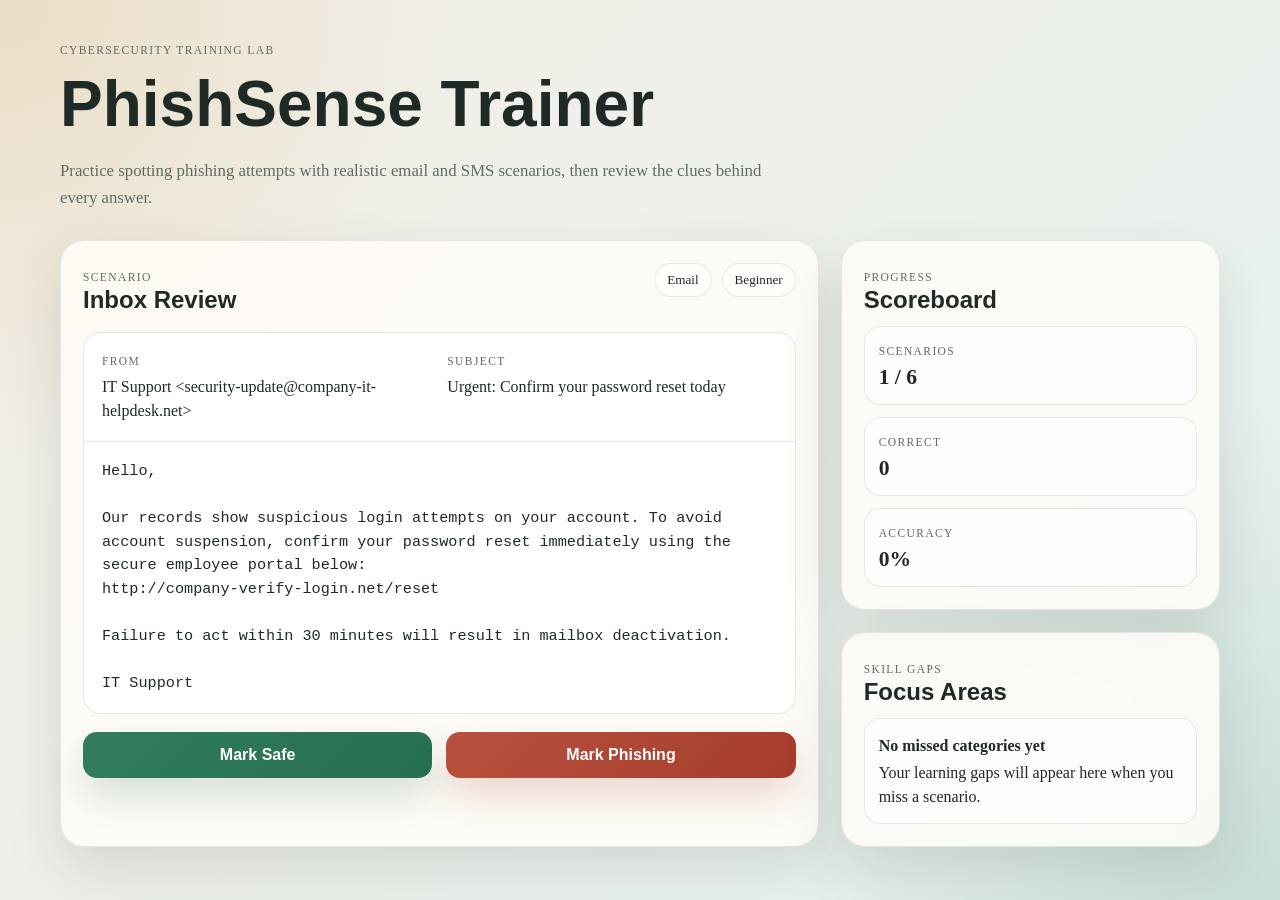
<file: index.html>
<!DOCTYPE html>
<html lang="en">
<head>
  <meta charset="UTF-8">
  <meta name="viewport" content="width=device-width, initial-scale=1.0">
  <title>PhishSense Trainer</title>
  <link rel="stylesheet" href="styles.css">
</head>
<body>
  <div class="page-shell">
    <header class="hero">
      <p class="eyebrow">Cybersecurity Training Lab</p>
      <h1>PhishSense Trainer</h1>
      <p class="hero-copy">
        Practice spotting phishing attempts with realistic email and SMS scenarios,
        then review the clues behind every answer.
      </p>
    </header>

    <main class="layout">
      <section class="panel scenario-panel" aria-labelledby="scenario-title">
        <div class="panel-header">
          <div>
            <p class="section-kicker">Scenario</p>
            <h2 id="scenario-title">Inbox Review</h2>
          </div>
          <div class="pill-row">
            <span class="pill" id="scenario-type">Email</span>
            <span class="pill" id="scenario-difficulty">Beginner</span>
          </div>
        </div>

        <article class="message-card">
          <div class="message-meta">
            <div>
              <span class="meta-label">From</span>
              <p id="sender"></p>
            </div>
            <div>
              <span class="meta-label">Subject</span>
              <p id="subject"></p>
            </div>
          </div>

          <div class="message-body">
            <pre id="content"></pre>
          </div>
        </article>

        <div class="actions">
          <button class="decision safe" id="safe-button" type="button">Mark Safe</button>
          <button class="decision phishing" id="phishing-button" type="button">Mark Phishing</button>
        </div>

        <section class="feedback hidden" id="feedback" aria-live="polite">
          <h3 id="feedback-heading"></h3>
          <p id="feedback-copy"></p>
          <div>
            <h4>Red Flags</h4>
            <ul id="red-flags"></ul>
          </div>
          <button class="next-button" id="next-button" type="button">Next Scenario</button>
        </section>
      </section>

      <aside class="sidebar">
        <section class="panel">
          <p class="section-kicker">Progress</p>
          <h2>Scoreboard</h2>
          <div class="score-grid">
            <div class="score-card">
              <span class="score-label">Scenarios</span>
              <strong id="progress-count">1 / 6</strong>
            </div>
            <div class="score-card">
              <span class="score-label">Correct</span>
              <strong id="correct-count">0</strong>
            </div>
            <div class="score-card">
              <span class="score-label">Accuracy</span>
              <strong id="accuracy-rate">0%</strong>
            </div>
          </div>
        </section>

        <section class="panel">
          <p class="section-kicker">Skill Gaps</p>
          <h2>Focus Areas</h2>
          <div id="weakness-list" class="weakness-list"></div>
        </section>

        <section class="panel hidden" id="summary-panel">
          <p class="section-kicker">Round Complete</p>
          <h2>Review</h2>
          <p id="summary-text"></p>
          <button class="next-button" id="restart-button" type="button">Restart Round</button>
        </section>
      </aside>
    </main>
  </div>

  <script src="script.js"></script>
</body>
</html>
</file>
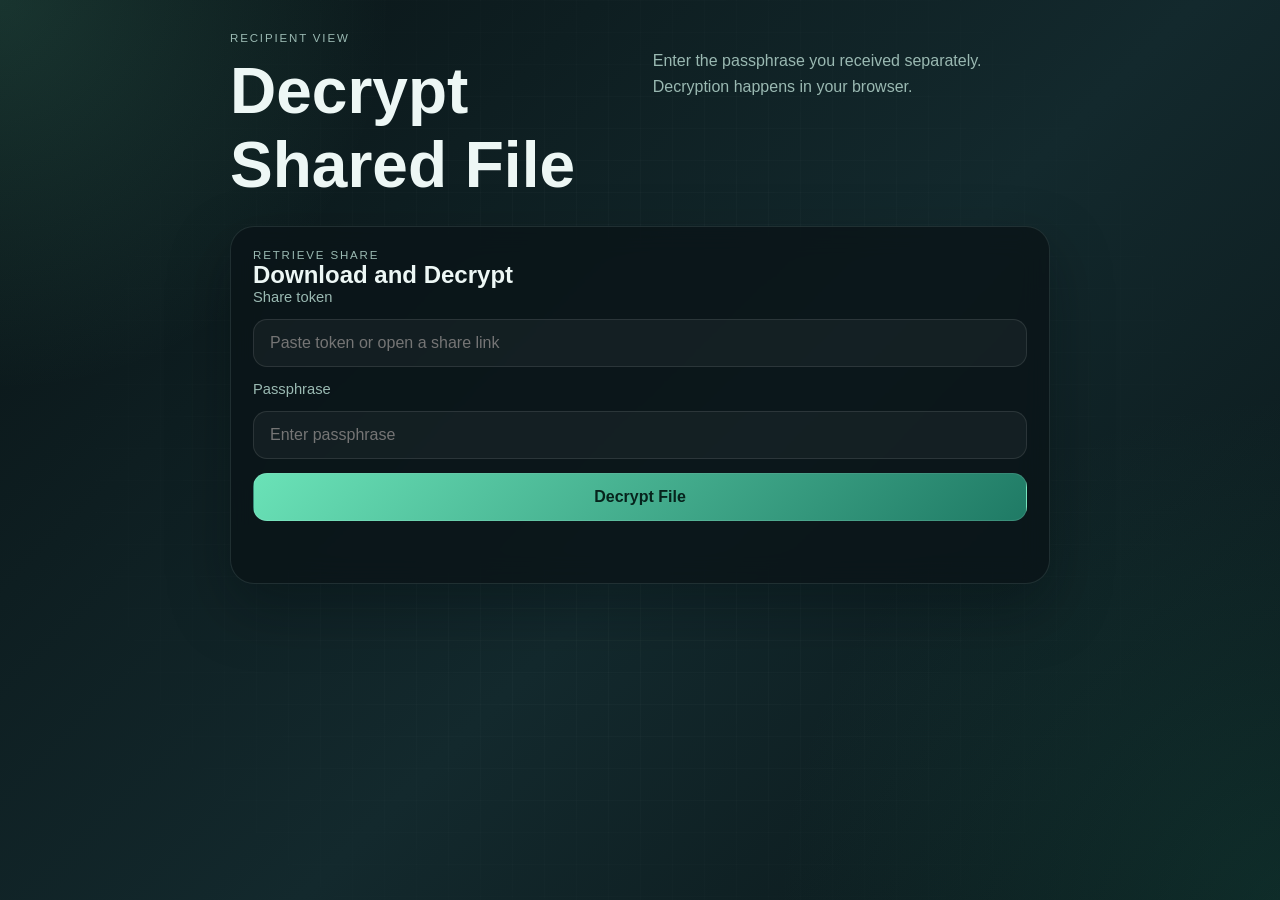
<file: secure-share-app/download.html>
<!DOCTYPE html>
<html lang="en">
<head>
  <meta charset="UTF-8">
  <meta name="viewport" content="width=device-width, initial-scale=1.0">
  <title>VaultDrop Download</title>
  <link rel="stylesheet" href="styles.css">
</head>
<body>
  <div class="backdrop"></div>
  <div class="shell narrow-shell">
    <header class="hero compact">
      <div>
        <p class="eyebrow">Recipient View</p>
        <h1>Decrypt Shared File</h1>
      </div>
      <p class="hero-copy">
        Enter the passphrase you received separately. Decryption happens in your browser.
      </p>
    </header>

    <main class="grid single">
      <section class="panel">
        <p class="section-kicker">Retrieve Share</p>
        <h2>Download and Decrypt</h2>
        <form id="decrypt-form">
          <label class="field">
            <span>Share token</span>
            <input id="token-input" type="text" placeholder="Paste token or open a share link" required>
          </label>
          <label class="field">
            <span>Passphrase</span>
            <input id="passphrase-input" type="password" placeholder="Enter passphrase" required>
          </label>
          <button type="submit" id="decrypt-button">Decrypt File</button>
        </form>

        <section id="download-result" class="result hidden" aria-live="polite">
          <h3>File Ready</h3>
          <p id="download-meta"></p>
          <button id="save-button" type="button">Save Decrypted File</button>
        </section>

        <p id="status-text" class="status-text"></p>
      </section>
    </main>
  </div>

  <script src="download.js"></script>
</body>
</html>
</file>
<file: styles.css>
:root {
  --bg: #f4efe7;
  --bg-accent: #e6f3ef;
  --panel: rgba(255, 252, 247, 0.88);
  --panel-border: rgba(62, 72, 67, 0.12);
  --text: #1f2a26;
  --muted: #5d6c65;
  --safe: #266f51;
  --safe-soft: #d8efe4;
  --danger: #a53c2c;
  --danger-soft: #f8ddd7;
  --accent: #c48b2e;
  --shadow: 0 24px 60px rgba(36, 33, 28, 0.12);
}

* {
  box-sizing: border-box;
}

body {
  margin: 0;
  min-height: 100vh;
  font-family: Georgia, "Times New Roman", serif;
  color: var(--text);
  background:
    radial-gradient(circle at top left, rgba(196, 139, 46, 0.18), transparent 30%),
    radial-gradient(circle at bottom right, rgba(38, 111, 81, 0.16), transparent 32%),
    linear-gradient(135deg, var(--bg), var(--bg-accent));
}

.page-shell {
  max-width: 1200px;
  margin: 0 auto;
  padding: 32px 20px 40px;
}

.hero {
  margin-bottom: 28px;
}

.eyebrow,
.section-kicker,
.meta-label,
.score-label {
  text-transform: uppercase;
  letter-spacing: 0.12em;
  font-size: 0.72rem;
  color: var(--muted);
}

.hero h1,
.panel h2,
.feedback h3,
.feedback h4 {
  margin: 0;
  font-family: "Trebuchet MS", Verdana, sans-serif;
}

.hero h1 {
  margin-top: 8px;
  font-size: clamp(2.5rem, 5vw, 4.5rem);
}

.hero-copy {
  max-width: 720px;
  font-size: 1.05rem;
  line-height: 1.6;
  color: var(--muted);
}

.layout {
  display: grid;
  grid-template-columns: minmax(0, 2fr) minmax(280px, 1fr);
  gap: 22px;
}

.panel {
  background: var(--panel);
  border: 1px solid var(--panel-border);
  border-radius: 24px;
  box-shadow: var(--shadow);
  backdrop-filter: blur(14px);
  padding: 22px;
}

.panel-header {
  display: flex;
  justify-content: space-between;
  gap: 16px;
  align-items: start;
  margin-bottom: 18px;
}

.pill-row {
  display: flex;
  flex-wrap: wrap;
  gap: 10px;
}

.pill {
  border: 1px solid var(--panel-border);
  border-radius: 999px;
  padding: 8px 12px;
  font-size: 0.82rem;
  background: rgba(255, 255, 255, 0.58);
}

.message-card {
  border: 1px solid var(--panel-border);
  border-radius: 18px;
  overflow: hidden;
  background: rgba(255, 255, 255, 0.75);
}

.message-meta {
  display: grid;
  grid-template-columns: repeat(2, minmax(0, 1fr));
  gap: 16px;
  padding: 18px;
  border-bottom: 1px solid var(--panel-border);
}

.message-meta p,
.feedback p,
.panel p,
.weakness-item p {
  margin: 6px 0 0;
  line-height: 1.5;
}

.message-body {
  padding: 18px;
}

.message-body pre {
  margin: 0;
  white-space: pre-wrap;
  word-break: break-word;
  font-family: "Courier New", monospace;
  font-size: 0.95rem;
  line-height: 1.55;
}

.actions {
  display: flex;
  gap: 14px;
  margin-top: 18px;
}

button {
  border: 0;
  border-radius: 14px;
  padding: 14px 18px;
  font-size: 1rem;
  font-weight: 700;
  cursor: pointer;
  transition: transform 160ms ease, box-shadow 160ms ease, opacity 160ms ease;
}

button:hover {
  transform: translateY(-1px);
}

button:disabled {
  opacity: 0.45;
  cursor: not-allowed;
  transform: none;
}

.decision {
  flex: 1;
  color: #fff;
}

.decision.safe {
  background: linear-gradient(135deg, #317d5d, var(--safe));
  box-shadow: 0 18px 34px rgba(38, 111, 81, 0.18);
}

.decision.phishing {
  background: linear-gradient(135deg, #b8523c, var(--danger));
  box-shadow: 0 18px 34px rgba(165, 60, 44, 0.18);
}

.feedback {
  margin-top: 18px;
  padding: 18px;
  border-radius: 18px;
  border: 1px solid var(--panel-border);
}

.feedback.safe-result {
  background: var(--safe-soft);
}

.feedback.phishing-result {
  background: var(--danger-soft);
}

.feedback ul {
  margin: 8px 0 0;
  padding-left: 18px;
}

.next-button {
  margin-top: 16px;
  background: var(--text);
  color: #fff;
}

.sidebar {
  display: grid;
  gap: 22px;
  align-content: start;
}

.score-grid {
  display: grid;
  gap: 12px;
  margin-top: 12px;
}

.score-card,
.weakness-item {
  border: 1px solid var(--panel-border);
  border-radius: 16px;
  background: rgba(255, 255, 255, 0.6);
  padding: 14px;
}

.score-card strong {
  display: block;
  margin-top: 6px;
  font-size: 1.35rem;
}

.weakness-list {
  display: grid;
  gap: 12px;
  margin-top: 12px;
}

.weakness-item strong {
  display: inline-block;
  margin-top: 4px;
}

.hidden {
  display: none;
}

@media (max-width: 880px) {
  .layout {
    grid-template-columns: 1fr;
  }

  .actions,
  .message-meta {
    grid-template-columns: 1fr;
    flex-direction: column;
  }
}
</file>
<file: secure-share-app/styles.css>
:root {
  --bg: #0e1b1d;
  --bg-soft: #10292f;
  --panel: rgba(10, 20, 24, 0.82);
  --panel-border: rgba(187, 227, 221, 0.12);
  --text: #edf7f5;
  --muted: #9ab9b2;
  --accent: #6ae2b7;
  --accent-deep: #1f7a65;
  --warn: #ffd27c;
  --shadow: 0 24px 60px rgba(2, 10, 12, 0.34);
}

* {
  box-sizing: border-box;
}

body {
  margin: 0;
  min-height: 100vh;
  color: var(--text);
  font-family: "Trebuchet MS", Verdana, sans-serif;
  background:
    radial-gradient(circle at top left, rgba(106, 226, 183, 0.16), transparent 25%),
    radial-gradient(circle at bottom right, rgba(31, 122, 101, 0.22), transparent 32%),
    linear-gradient(135deg, #091315, #13292d 55%, #0a1618);
}

.backdrop {
  position: fixed;
  inset: 0;
  background-image:
    linear-gradient(rgba(255, 255, 255, 0.03) 1px, transparent 1px),
    linear-gradient(90deg, rgba(255, 255, 255, 0.03) 1px, transparent 1px);
  background-size: 32px 32px;
  mask-image: radial-gradient(circle at center, black, transparent 85%);
  pointer-events: none;
}

.shell {
  position: relative;
  max-width: 1180px;
  margin: 0 auto;
  padding: 32px 20px 40px;
}

.narrow-shell {
  max-width: 860px;
}

.hero {
  display: flex;
  justify-content: space-between;
  gap: 20px;
  align-items: end;
  margin-bottom: 24px;
}

.hero.compact {
  align-items: start;
}

.eyebrow,
.section-kicker {
  margin: 0;
  text-transform: uppercase;
  letter-spacing: 0.16em;
  font-size: 0.72rem;
  color: var(--muted);
}

h1,
h2,
h3 {
  margin: 0;
}

h1 {
  margin-top: 10px;
  font-size: clamp(2.2rem, 5vw, 4rem);
}

.hero-copy {
  max-width: 500px;
  line-height: 1.6;
  color: var(--muted);
}

.grid {
  display: grid;
  grid-template-columns: minmax(0, 1.6fr) minmax(280px, 1fr);
  gap: 22px;
}

.grid.single {
  grid-template-columns: 1fr;
}

.stack {
  display: grid;
  gap: 22px;
}

.panel {
  background: var(--panel);
  border: 1px solid var(--panel-border);
  border-radius: 24px;
  padding: 22px;
  box-shadow: var(--shadow);
  backdrop-filter: blur(14px);
}

form,
.field,
.share-list {
  display: grid;
  gap: 14px;
}

.inline-fields {
  display: grid;
  grid-template-columns: repeat(2, minmax(0, 1fr));
  gap: 14px;
}

.field span {
  color: var(--muted);
  font-size: 0.92rem;
}

input,
select,
button {
  border-radius: 14px;
  border: 1px solid rgba(255, 255, 255, 0.1);
  padding: 14px 16px;
  font-size: 1rem;
}

input,
select {
  width: 100%;
  background: rgba(255, 255, 255, 0.04);
  color: var(--text);
}

button {
  background: linear-gradient(135deg, var(--accent), var(--accent-deep));
  color: #06231c;
  font-weight: 700;
  cursor: pointer;
}

.copy-row {
  display: grid;
  grid-template-columns: 1fr auto;
  gap: 10px;
}

.result {
  margin-top: 22px;
  padding: 18px;
  border-radius: 18px;
  background: rgba(106, 226, 183, 0.08);
  border: 1px solid rgba(106, 226, 183, 0.22);
}

.share-card {
  border: 1px solid var(--panel-border);
  border-radius: 18px;
  padding: 14px;
  background: rgba(255, 255, 255, 0.03);
}

.share-card p,
.result p,
.plain-list {
  color: var(--muted);
  line-height: 1.55;
}

.plain-list {
  padding-left: 18px;
  margin: 16px 0 0;
}

.status-text {
  min-height: 24px;
  color: var(--warn);
  margin: 16px 0 0;
}

.hidden {
  display: none;
}

@media (max-width: 900px) {
  .hero,
  .grid {
    grid-template-columns: 1fr;
    display: grid;
  }

  .inline-fields,
  .copy-row {
    grid-template-columns: 1fr;
  }
}
</file>
